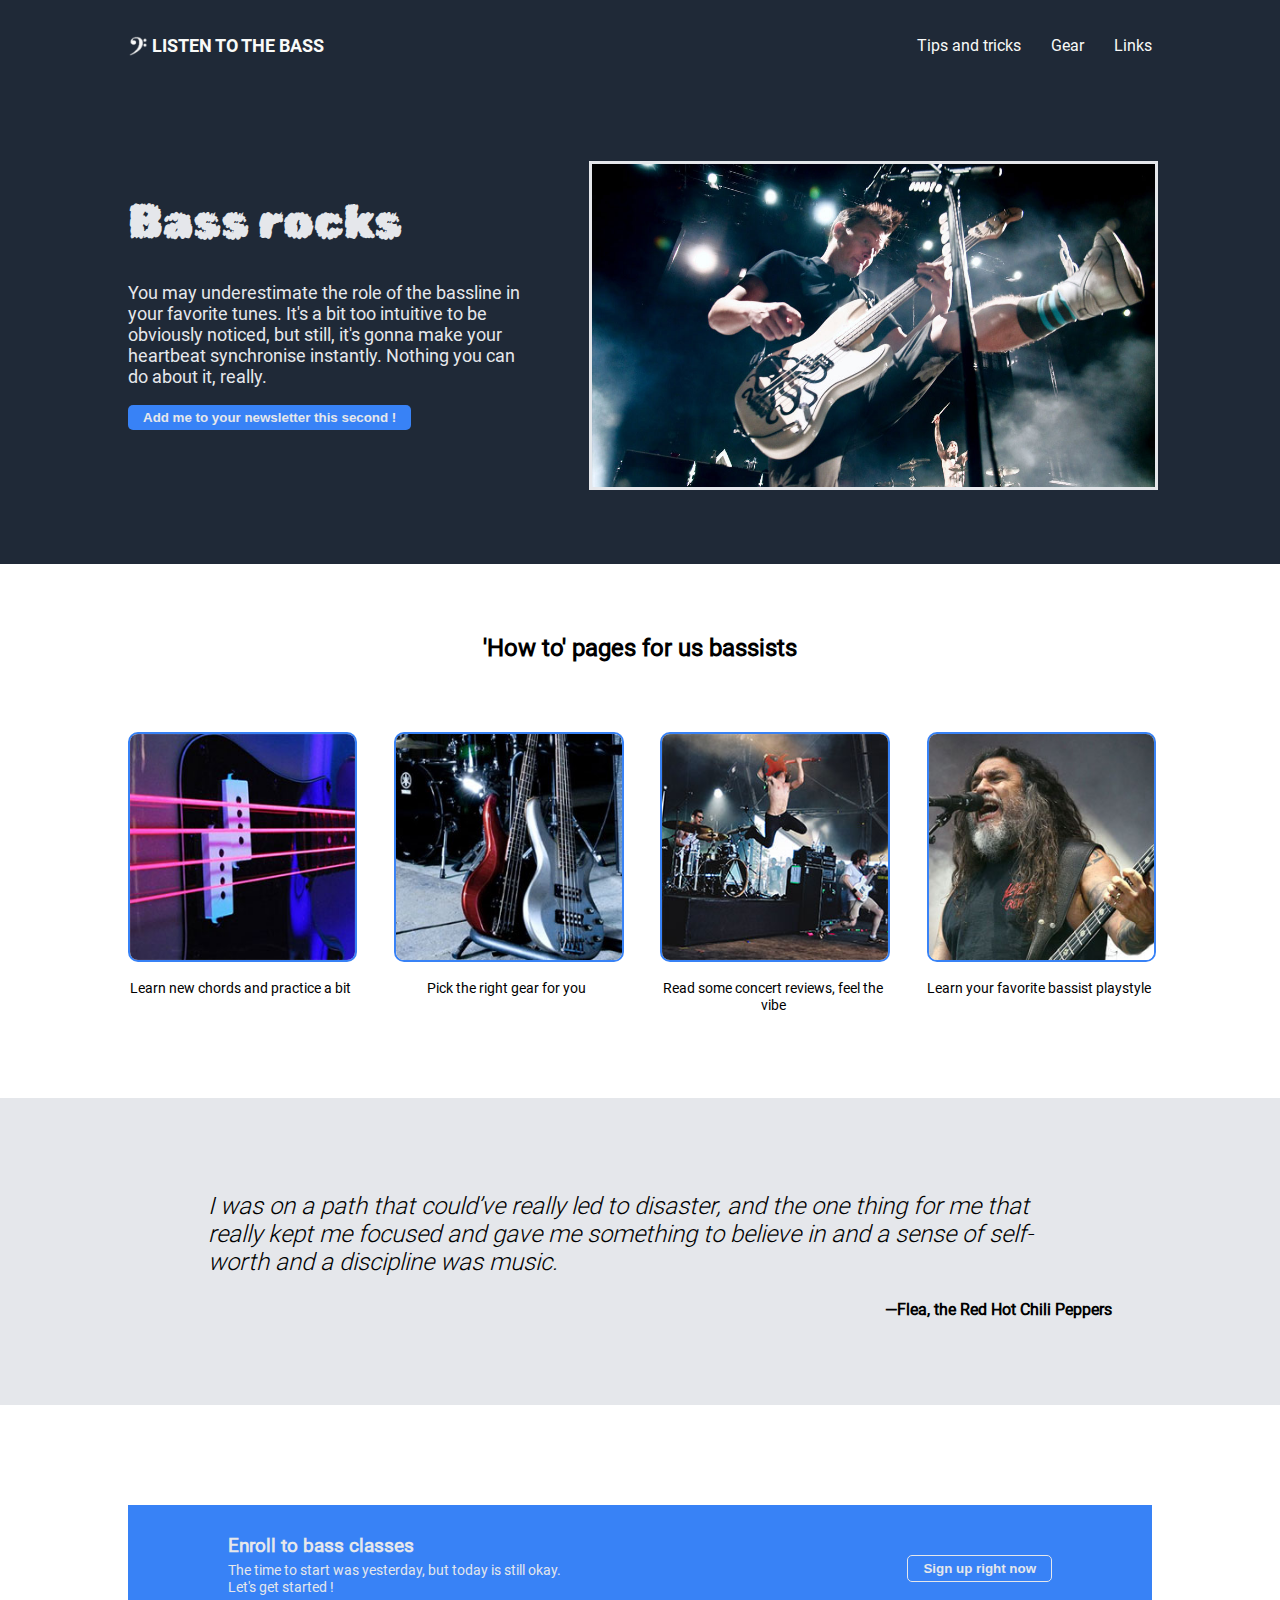
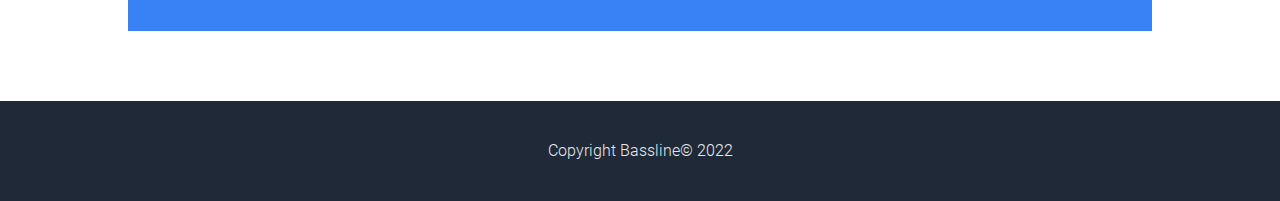
<file: index.html>
<!DOCTYPE html>
<html lang="en">

<head>
  <meta charset="UTF-8">
  <meta http-equiv="X-UA-Compatible" content="IE=edge">
  <meta name="viewport" content="width=device-width, initial-scale=1.0">
  <title>Awesome website</title>
  <link rel="icon" type="image/x-icon" href="./img/favicon.ico">
  <link rel="preconnect" href="https://fonts.gstatic.com" crossorigin>
  <link href="https://fonts.googleapis.com/css2?family=Rubik+Marker+Hatch&display=swap" rel="stylesheet">
  <link rel="stylesheet" href="style.css">
  <link rel="preconnect" href="https://fonts.googleapis.com">
</head>

<body>
  <div class="hero">
    <header>
      <a href="./index.html">
        <div class="logo">
          <img src="./img/f_key2.png" alt="F key">
          <span> LISTEN TO THE BASS</span>
        </div>
      </a>
      <nav>
        <ul>
          <li><a href="./pages/tips.html">Tips and tricks</a></li>
          <li><a href="./pages/gear.html">Gear</a></li>
          <li><a href="./pages/links.html">Links</a></li>
        </ul>
      </nav>
    </header>
    <section>
      <article class="hero-container">
        <div class="text-hero">
          <h1>Bass rocks</h1>
          <p>You may underestimate the role of the bassline in your favorite tunes. It's a bit too intuitive to be
            obviously noticed, but still, it's gonna make your heartbeat synchronise instantly. Nothing you can do about
            it, really.</p>
          <button>Add me to your newsletter this second !</button>
        </div>
        <div class="img-hero">
          <img src="./img/mark_hero_crop.jpg" alt="Mark Hoppus playing live crazy">
        </div>
      </article>
    </section>
  </div>
  <main>
    <h2>'How to' pages for us bassists</h2>
    <section class="how-to-container">
      <article>
        <img src="./img/chords.jpg" alt="four strings to play new chords">
        <p>Learn new chords and practice a bit</p>
      </article>
      <article>
        <img src="./img/gear.jpg" alt="gear you need to play right">
        <p>Pick the right gear for you</p>
      </article>
      <article>
        <img src="./img/live.jpg" alt="The Dillinger Escape Plan playing live">
        <p>Read some concert reviews, feel the vibe</p>
      </article>
      <article>
        <img src="./img/bassists.jpg" alt="Tom Araya, Slayer bassist">
        <p>Learn your favorite bassist playstyle</p>
      </article>
    </section>
    <section class="quote">
      <figure>
        <blockquote>
          I was on a path that could’ve really led to disaster, and the one thing for me that really kept me focused and
          gave me something to believe in and a sense of self-worth and a discipline was music.
        </blockquote>
        <figcaption>—Flea, the Red Hot Chili Peppers</figcaption>
      </figure>
    </section>
    <section class="cta">
      <div>
        <h3>Enroll to bass classes</h3>
        <p>The time to start was yesterday, but today is still okay.<br>Let's get started !</p>
      </div>
      <div>
        <button>Sign up right now</button>
      </div>
    </section>
  </main>
  <footer>
    Copyright Bassline&#169; 2022
  </footer>

</body>

</html>
</file>
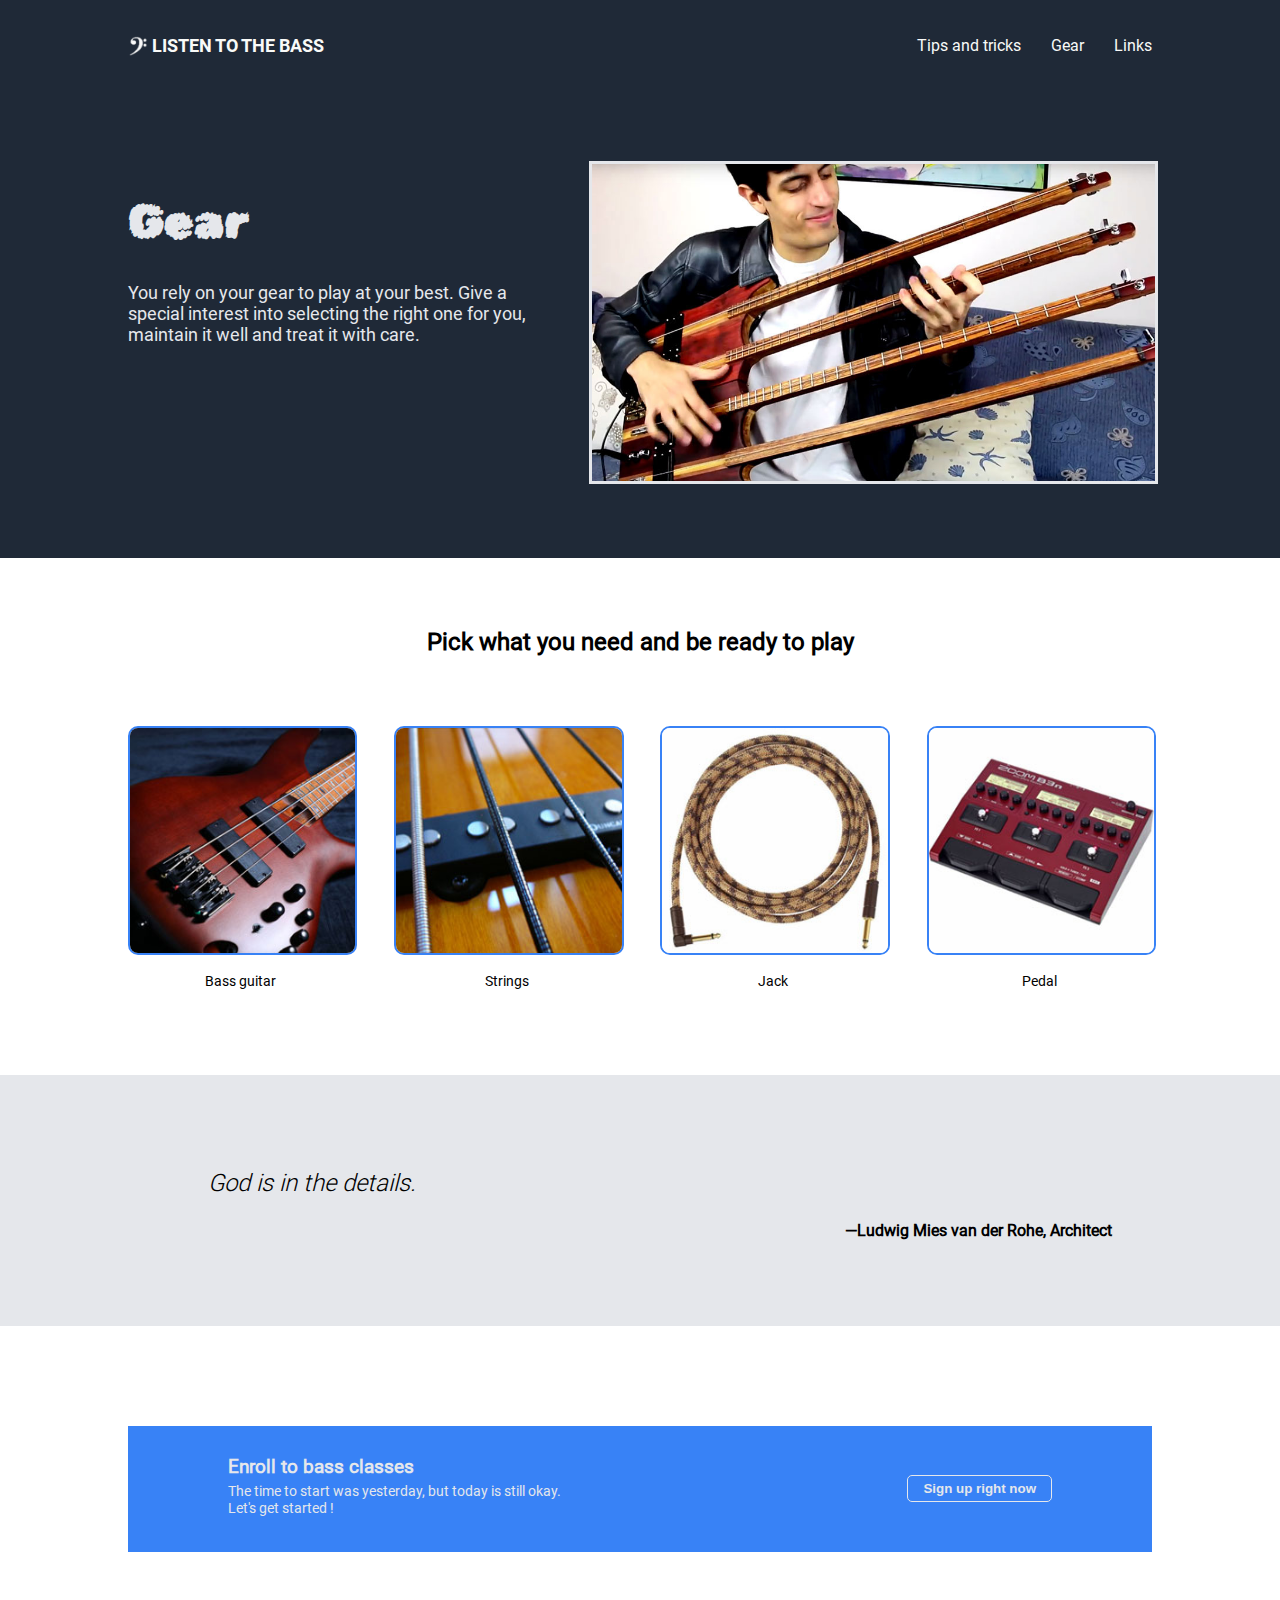
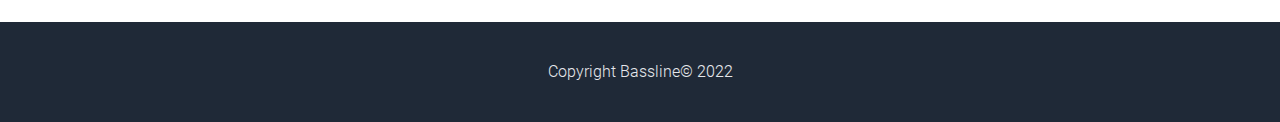
<file: pages/gear.html>
<!DOCTYPE html>
<html lang="en">

<head>
  <meta charset="UTF-8">
  <meta http-equiv="X-UA-Compatible" content="IE=edge">
  <meta name="viewport" content="width=device-width, initial-scale=1.0">
  <title>Awesome website</title>
  <link rel="icon" type="image/x-icon" href="./img/favicon.ico">
  <link rel="preconnect" href="https://fonts.gstatic.com" crossorigin>
  <link href="https://fonts.googleapis.com/css2?family=Rubik+Marker+Hatch&display=swap" rel="stylesheet">
  <link rel="stylesheet" href="../style.css">
  <link rel="preconnect" href="https://fonts.googleapis.com">
</head>

<body>
  <div class="hero">
    <header>
      <a href="../index.html">
        <div class="logo">
          <img src="../img/f_key2.png" alt="F key">
          <span> LISTEN TO THE BASS</span>
        </div>
      </a>
      <nav>
        <ul>
          <li><a href="./tips.html">Tips and tricks</a></li>
          <li><a href="./gear.html">Gear</a></li>
          <li><a href="./links.html">Links</a></li>
        </ul>
      </nav>
    </header>
    <section>
      <article class="hero-container">
        <div class="text-hero">
          <h1>Gear</h1>
          <p>You rely on your gear to play at your best. Give a special interest into selecting the right one for you,
            maintain it well and treat it with care.
          </p>

        </div>
        <div class="img-hero">
          <img src="../img/gear-up.jpg" alt="Davie504 on some insane bass">
        </div>
      </article>
    </section>
  </div>
  <main>
    <h2>Pick what you need and be ready to play</h2>
    <section class="how-to-container">
      <article>
        <img src="../img/bass.jpg" alt="beautiful bass guitar">
        <p>Bass guitar</p>
      </article>
      <article>
        <img src="../img/strings.jpg" alt="bass strings">
        <p>Strings</p>
      </article>
      <article>
        <img src="../img/jack.jpg" alt="jacks to transmit a great sound">
        <p>Jack</p>
      </article>
      <article>
        <img src="../img/pedal.jpg" alt="pedals for great effects">
        <p>Pedal</p>
      </article>
    </section>
    <section class="quote">
      <figure>
        <blockquote>
          God is in the details.
        </blockquote>
        <figcaption>—Ludwig Mies van der Rohe, Architect</figcaption>
      </figure>
    </section>
    <section class="cta">
      <div>
        <h3>Enroll to bass classes</h3>
        <p>The time to start was yesterday, but today is still okay.<br>Let's get started !</p>
      </div>
      <div>
        <button>Sign up right now</button>
      </div>
    </section>
  </main>
  <footer>
    Copyright Bassline&#169; 2022
  </footer>

</body>

</html>
</file>
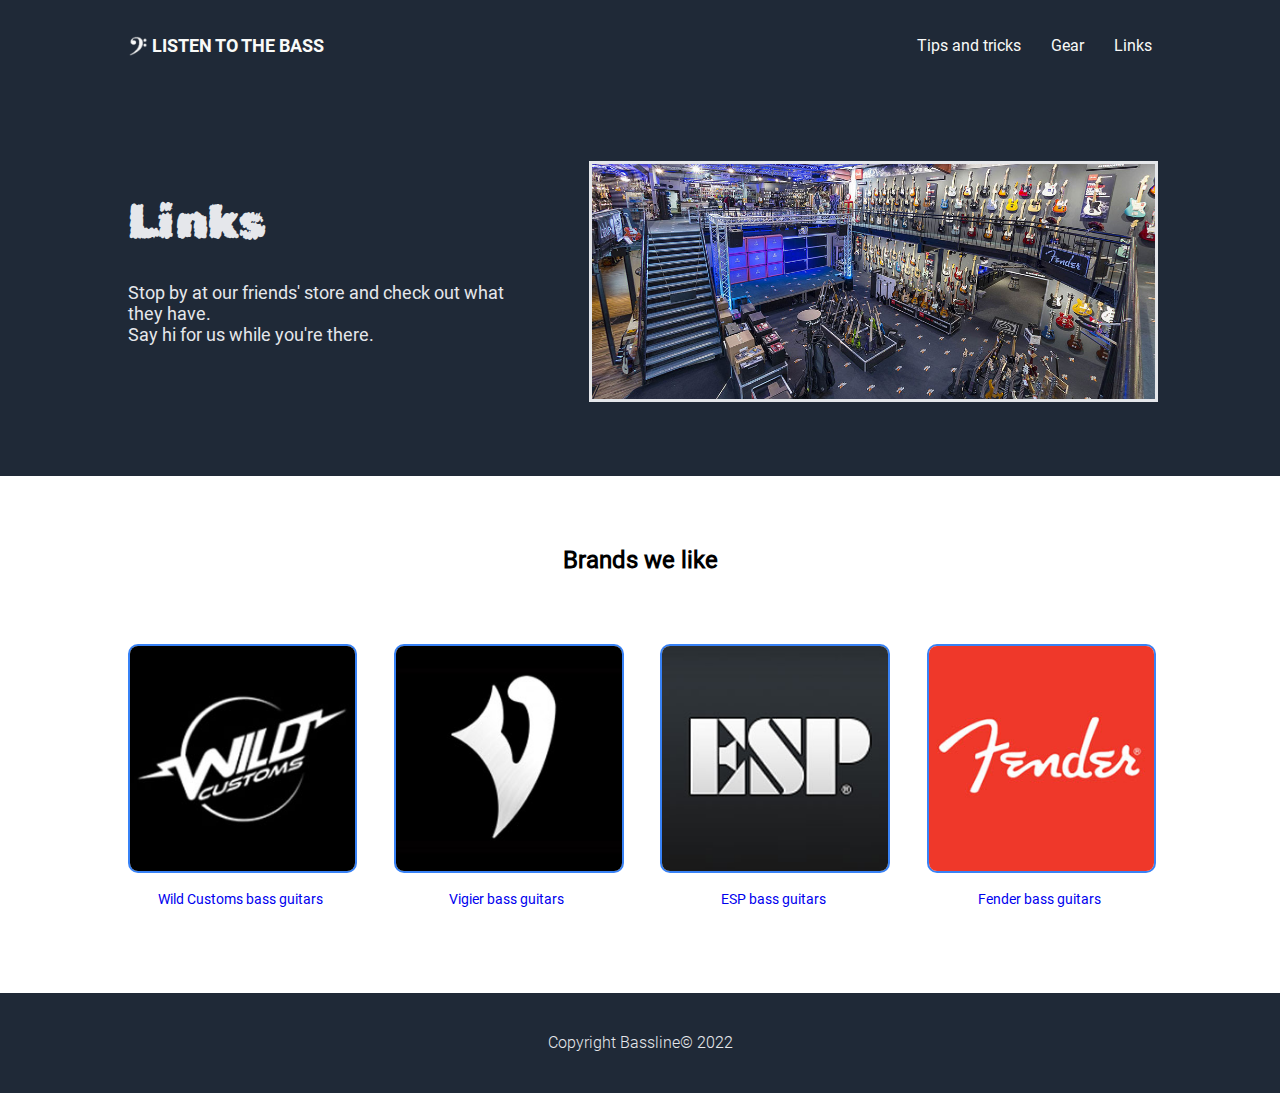
<file: pages/links.html>
<!DOCTYPE html>
<html lang="en">

<head>
  <meta charset="UTF-8">
  <meta http-equiv="X-UA-Compatible" content="IE=edge">
  <meta name="viewport" content="width=device-width, initial-scale=1.0">
  <title>Awesome website</title>
  <link rel="icon" type="image/x-icon" href="./img/favicon.ico">
  <link rel="preconnect" href="https://fonts.gstatic.com" crossorigin>
  <link href="https://fonts.googleapis.com/css2?family=Rubik+Marker+Hatch&display=swap" rel="stylesheet">
  <link rel="stylesheet" href="../style.css">
  <link rel="preconnect" href="https://fonts.googleapis.com">
</head>

<body>
  <div class="hero">
    <header>
      <a href="../index.html">
        <div class="logo">
          <img src="../img/f_key2.png" alt="F key">
          <span> LISTEN TO THE BASS</span>
        </div>
      </a>
      <nav>
        <ul>
          <li><a href="./tips.html">Tips and tricks</a></li>
          <li><a href="./gear.html">Gear</a></li>
          <li><a href="./links.html">Links</a></li>
        </ul>
      </nav>
    </header>
    <section>
      <article class="hero-container">
        <div class="text-hero">
          <h1>Links</h1>
          <p>Stop by at our friends' store and check out what they have. <br>Say hi for us while you're there.
          </p>

        </div>
        <div class="img-hero">
          <img src="../img/store.jpg" alt="bass player ready to rock">
        </div>
      </article>
    </section>
  </div>
  <main>
    <h2>Brands we like</h2>
    <section class="how-to-container">
      <article>
        <a href="https://www.wildcustomguitars.com/fr/products/basses/" target="_blank">
          <img src="../img/wild.jpg" alt="Wild guitars">
          <p>Wild Customs bass guitars</p>
        </a>
      </article>
      <article>
        <a href="https://www.vigierguitars.com/catalog/index.php?id_category=112&controller=category&id_lang=1"
          target="_blank">
          <img src="../img/vigier.jpg" alt="Vigier Guitars">
          <p>Vigier bass guitars</p>
        </a>
      </article>
      <article>
        <a href="https://www.espguitars.com/basses" target="_blank">
          <img src="../img/esp.jpg" alt="ESP Guitars">
          <p>ESP bass guitars</p>
        </a>
      </article>
      <article>
        <a href="https://www.fender.com/fr-FR/electric-basses/" target="_blank">
          <img src="../img/fender.jpg" alt="Fender guitars">
          <p>Fender bass guitars</p>
        </a>
      </article>
    </section>
  </main>
  <footer>
    Copyright Bassline&#169; 2022
  </footer>

</body>

</html>
</file>
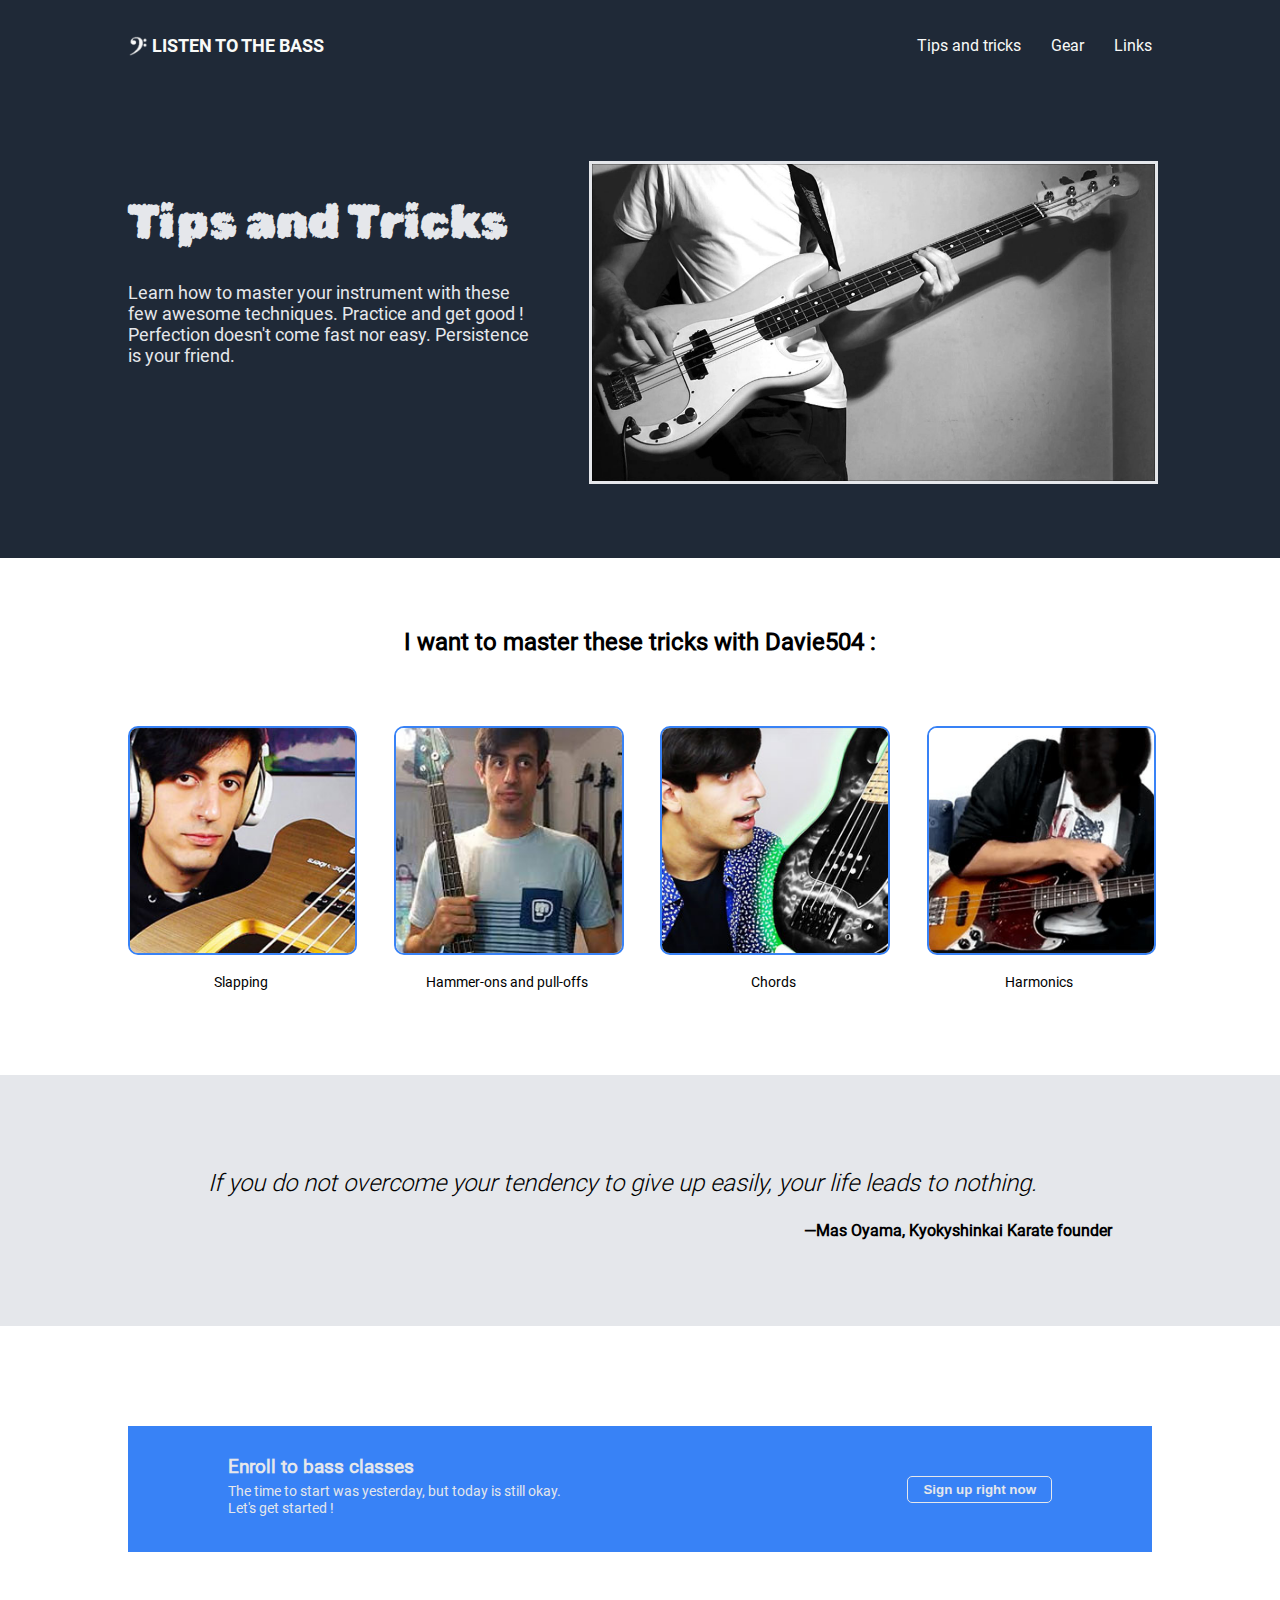
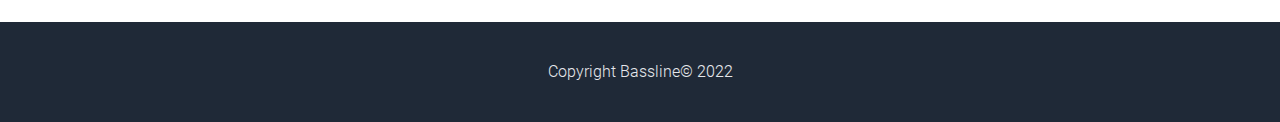
<file: pages/tips.html>
<!DOCTYPE html>
<html lang="en">

<head>
  <meta charset="UTF-8">
  <meta http-equiv="X-UA-Compatible" content="IE=edge">
  <meta name="viewport" content="width=device-width, initial-scale=1.0">
  <title>Awesome website</title>
  <link rel="icon" type="image/x-icon" href="./img/favicon.ico">
  <link rel="preconnect" href="https://fonts.gstatic.com" crossorigin>
  <link href="https://fonts.googleapis.com/css2?family=Rubik+Marker+Hatch&display=swap" rel="stylesheet">
  <link rel="stylesheet" href="../style.css">
  <link rel="preconnect" href="https://fonts.googleapis.com">
</head>

<body>
  <div class="hero">
    <header>
      <a href="../index.html">
        <div class="logo">
          <img src="../img/f_key2.png" alt="F key">
          <span> LISTEN TO THE BASS</span>
        </div>
      </a>
      <nav>
        <ul>
          <li><a href="./tips.html">Tips and tricks</a></li>
          <li><a href="./gear.html">Gear</a></li>
          <li><a href="./links.html">Links</a></li>
        </ul>
      </nav>
    </header>
    <section>
      <article class="hero-container">
        <div class="text-hero">
          <h1>Tips and Tricks</h1>
          <p>Learn how to master your instrument with these few awesome techniques. Practice and get good !
            <br>Perfection
            doesn't come fast nor easy. Persistence is your friend.
          </p>

        </div>
        <div class="img-hero">
          <img src="../img/tips.jpg" alt="bass player ready to rock">
        </div>
      </article>
    </section>
  </div>
  <main>
    <h2>I want to master these tricks with Davie504 :</h2>
    <section class="how-to-container">
      <article>
        <img src="../img/davie.jpg" alt="Davie504 being Davie504">
        <p>Slapping</p>
      </article>
      <article>
        <img src="../img/davie2.jpg" alt="Davie504 looking lost">
        <p>Hammer-ons and pull-offs</p>
      </article>
      <article>
        <img src="../img/davie3.jpg" alt="Davie504 excited to play">
        <p>Chords</p>
      </article>
      <article>
        <img src="../img/davie4.jpg" alt="Davie504 playing with his little finger">
        <p>Harmonics</p>
      </article>
    </section>
    <section class="quote">
      <figure>
        <blockquote>
          If you do not overcome your tendency to give up easily, your life leads to nothing.
        </blockquote>
        <figcaption>—Mas Oyama, Kyokyshinkai Karate founder</figcaption>
      </figure>
    </section>
    <section class="cta">
      <div>
        <h3>Enroll to bass classes</h3>
        <p>The time to start was yesterday, but today is still okay.<br>Let's get started !</p>
      </div>
      <div>
        <button>Sign up right now</button>
      </div>
    </section>
  </main>
  <footer>
    Copyright Bassline&#169; 2022
  </footer>

</body>

</html>
</file>
<file: style.css>
@font-face {
  font-family: 'Roboto';
  src: url(./font/Roboto-Regular.ttf) format('truetype');
  font-weight: normal;
}
@font-face {
  font-family: 'Roboto Bold';
  src: url(./font/Roboto-Bold.ttf) format('truetype');
  font-weight: bold;
}
@font-face {
  font-family: 'Roboto Light';
  src: url(./font/Roboto-Light.ttf) format('truetype');
  font-weight: light;
}

body {
  margin: 0;
  font-family: 'Roboto', sans-serif;
}

.hero {
  background-color: #1F2937; 
  color: #f9faf8;
}

header {
  margin: 0 10% 70px;
  padding: 20px 0;
  display: flex;
  justify-content: space-between;
  align-items: center;
}

nav ul {
  list-style: none;
  display: flex;
  justify-content: flex-end;
}

li {
  padding-left: 30px;
}

a {
  text-decoration: none;
}

li a {
  color: #f9faf8;
}

li a:hover {
  text-decoration: overline;
  font-weight: bold;
  color: #f9faf8;
}

.logo img {
  width: 20px;
  height: 20px;
  vertical-align: bottom;
}

.logo span{
  font-family: 'Roboto Bold';
  font-size: 18px;
  padding-bottom: 5px;
  color: #f9faf8;
}

section {
  margin: 0 10% 70px;
}

.hero-container {
  display: flex;
}

.text-hero h1{
  font-size: 48px;
  color: #E5E7EB;
  font-family: 'Rubik Marker Hatch', cursive;
}

.text-hero{
  width: 100%;
  max-width: 40%;
  font-size: 18px;
  color: #E5E7EB;
  padding-right: 5%;
}

.img-hero {
  
}

.img-hero img {
  width: 100%;
  max-width: 900px;
  margin-bottom: 70px;
  border: 3px solid #E5E7EB;
}

button {
  background-color: #3882F6;
  color: #E5E7EB;
  font-weight: bold;
  padding: 5px 15px;
  border: none;
  border-radius: 5px;
  cursor: pointer;
}

h2 {
  margin: 70px 0;
  text-align: center;
  font-size: 1.7m;
}

.how-to-container {
  display: flex;
  justify-content: center;
  gap: 4%;
}

.how-to-container article {
  max-width: 250px;
  text-align: center;
  font-size: .9em;
}

.how-to-container article img {
  border: 2px solid #3882F6;
  border-radius: 10px;
  width: 100%;
}

.quote {
  background-color: #E5E7EB;
  padding: 70px 10%;
  margin: 0;
}

blockquote {
  font-style: italic;
  font-family: 'Roboto light';
  font-size: 1.5em;
}

figcaption {
  text-align: right;
  font-weight: bold;
}

.cta {
  margin-top : 100px;
  background-color: #3882F6;
  color: #E5E7EB;
  padding: 30px 100px;
  display: flex;
  justify-content: space-between;
  align-items: center;
}

.cta h3 {
  margin: 0;
}

.cta p {
  margin: 5px 0;
  max-width: 400px;
  font-size: .9em;
}

.cta button {
  border: 1px solid #E5E7EB;
}

footer {
  background-color: #1F2937;
  height: 100px;
  font-family: 'Roboto light';
  color: #E5E7EB;
  text-align: center;
  line-height: 100px;
}
</file>
